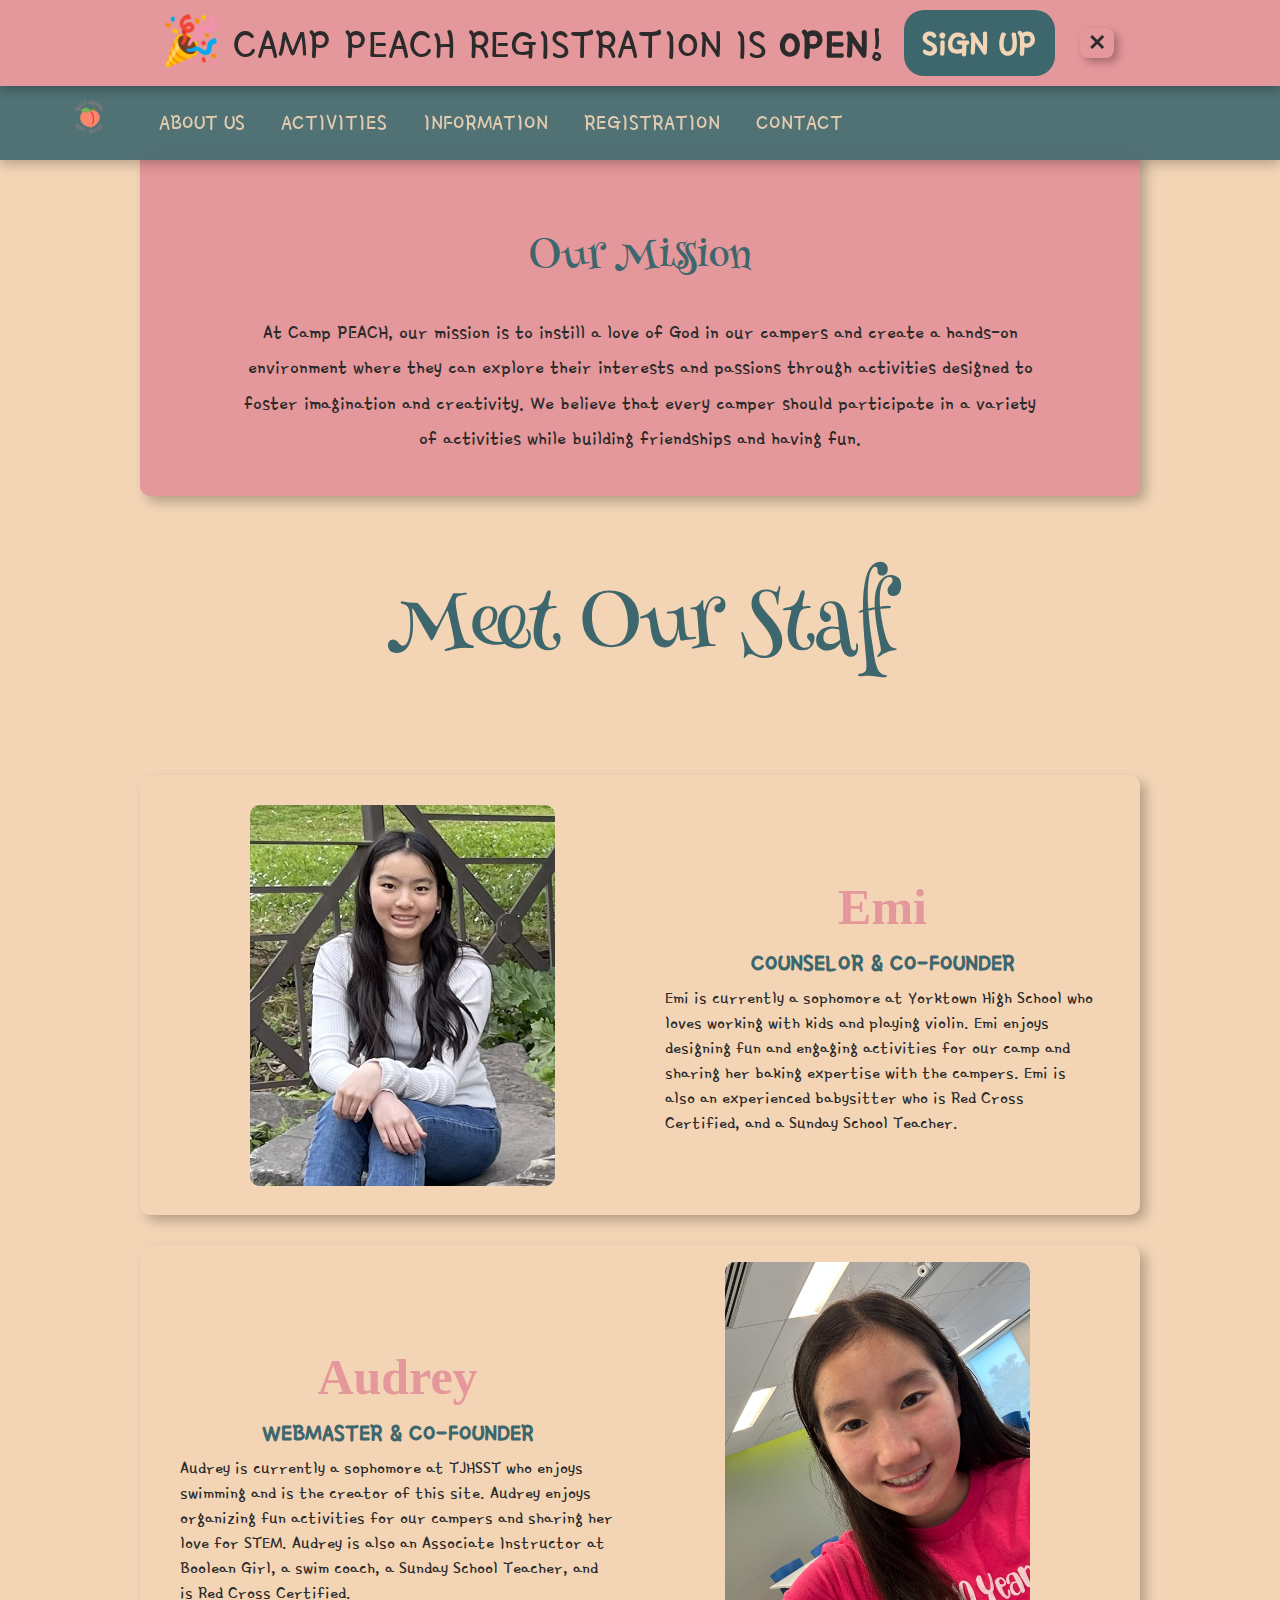
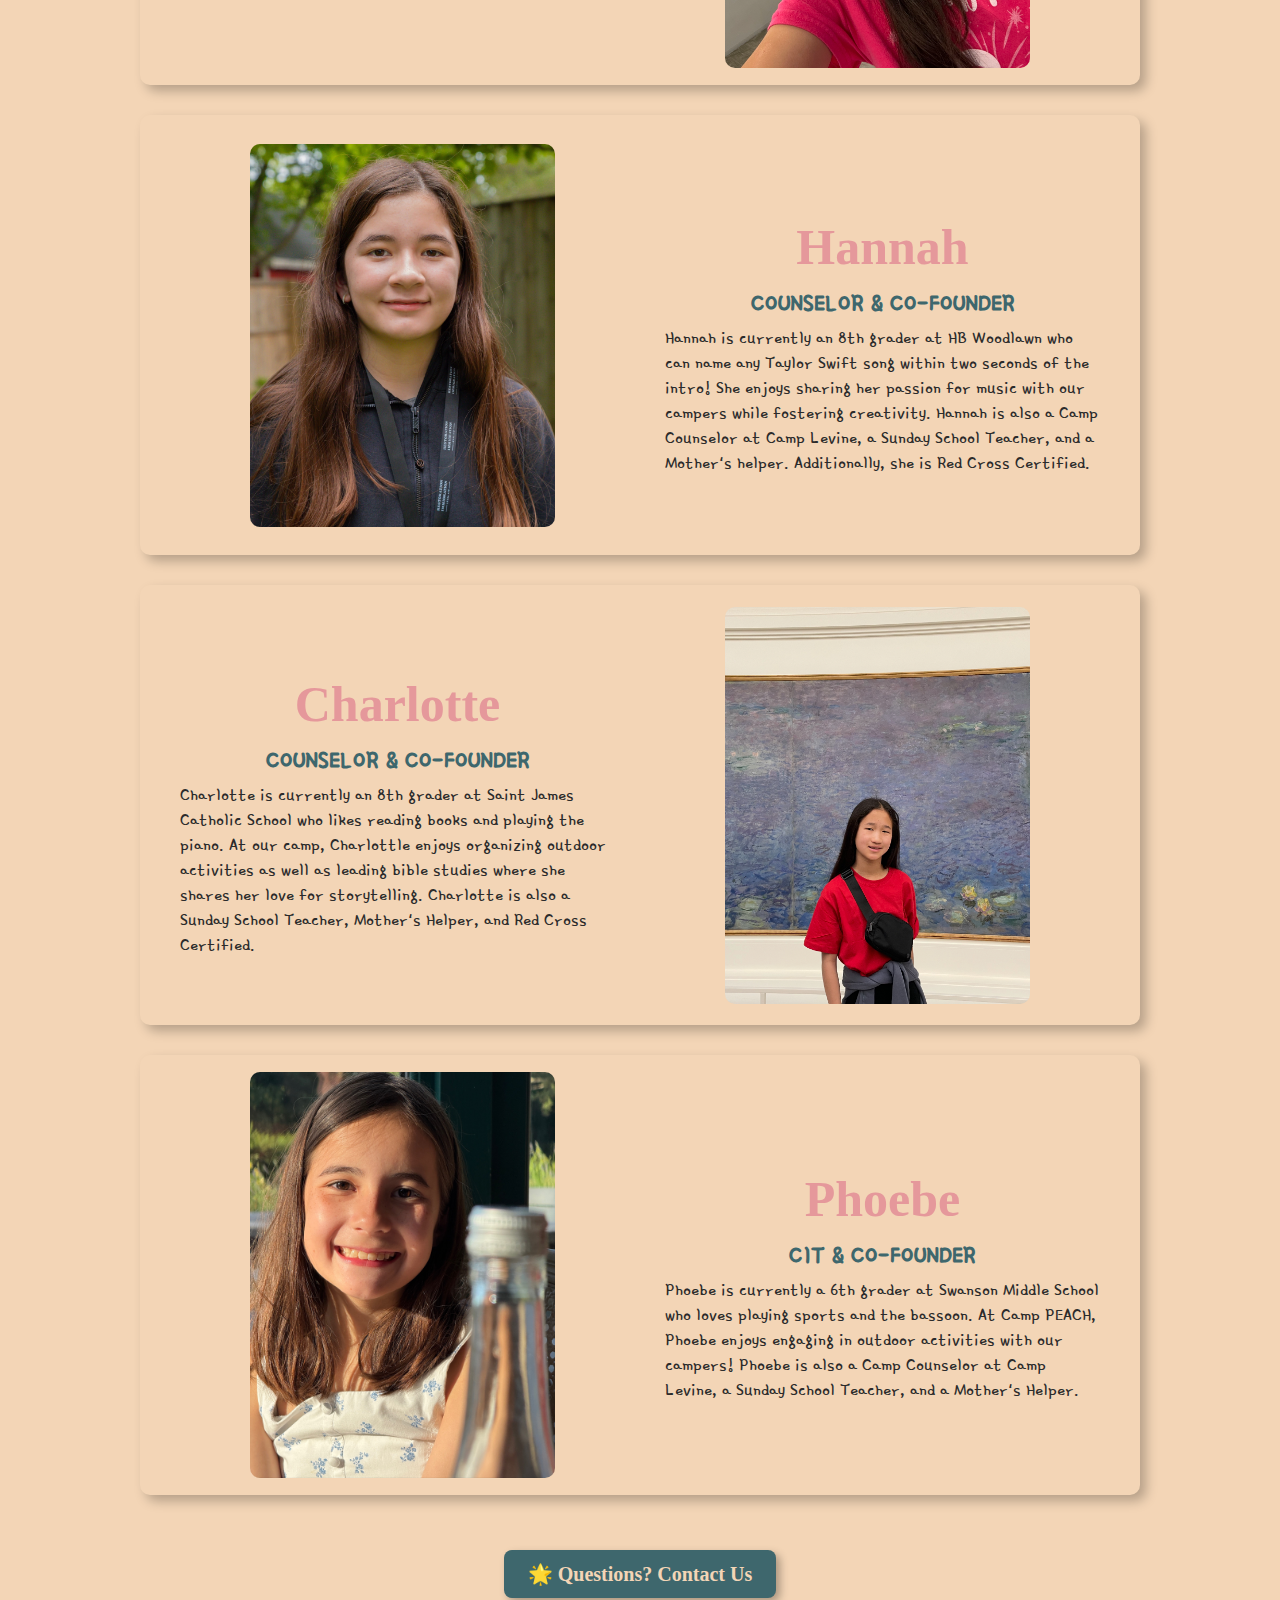
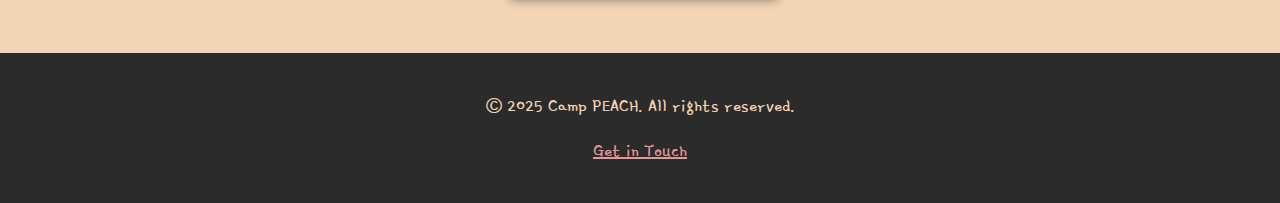
<file: about.html>
<!doctype html>
<html lang="en">

<head>
    <meta charset="utf-8">
    <title>Camp PEACH Counselors | Meet Our Amazing Team</title>

    <!-- SEO Meta Tags -->
    <meta name="description"
        content="Meet the dedicated counselors at Camp PEACH! Our team is passionate about creating a safe, fun, and engaging environment for children ages 2–9.">
    <meta name="keywords"
        content="camp counselors, Camp PEACH team, summer camp staff, kids camp leaders, ages 2-9 counselors">
    <meta name="author" content="Camp PEACH Team">
    <meta name="viewport" content="width=device-width, initial-scale=1">

    <!-- Open Graph (Social Media) -->
    <meta property="og:title" content="Camp PEACH Counselors">
    <meta property="og:description"
        content="Get to know the amazing counselors at Camp PEACH who make summer camp unforgettable for kids ages 2–9.">
    <meta property="og:image" content="assets/peach1.png">
    <meta property="og:url" content="https://doodlena.github.io/counselors.html">
    <meta property="og:type" content="website">

    <!-- Twitter Card -->
    <meta name="twitter:card" content="summary_large_image">
    <meta name="twitter:title" content="Camp PEACH Counselors">
    <meta name="twitter:description"
        content="Meet the counselors who bring fun, learning, and adventure to Camp PEACH.">
    <meta name="twitter:image" content="assets/peach1.png">

    <!-- Fonts -->
    <link rel="preconnect" href="https://fonts.googleapis.com">
    <link rel="preconnect" href="https://fonts.gstatic.com" crossorigin>
    <link
        href="https://fonts.googleapis.com/css2?family=Akaya+Telivigala&family=Atma:wght@300;400;500;600;700&family=Crafty+Girls&family=Gamja+Flower&family=Henny+Penny&family=Londrina+Shadow&family=Marck+Script&display=swap"
        rel="stylesheet">

    <!-- Styles -->
    <link rel="stylesheet" href="css/style.css">
</head>

<body class="page-body">
    <!-- REGISTRATION ANNOUNCEMENT BANNER -->
    <div class="announcement-banner" id="announcementBanner">
    <span class="announcement-text">
        🎉 CAMP PEACH REGISTRATION IS <strong>OPEN</strong>!
    </span>

    <a class="announcement-btn"
        href="https://docs.google.com/forms/d/e/1FAIpQLSesHrUMaj4vIaBo0nHo1dAhKQggpNBpByMzlYoxqPdNe4hI_Q/viewform?usp=dialog">
        SiGN UP
    </a>

    <button class="announcement-close"
            id="dismissAnnouncement"
            aria-label="Dismiss announcement">
        ✕
    </button>
    </div>
    <a class="skip-link" href="#main">Skip to main content</a>

    <!-- NAVIGATION -->
    <nav class="navbar" aria-label="Main navigation">
        <ul>
        <li><a href="index.html" aria-label="Camp PEACH Home">
            <img src="assets/peach1.png" alt="Camp PEACH Logo" class="logo-img"> </a></li>
        <li><a href="about.html">ABOUT US</a></li>
        <li><a href="past.html">ACTIVITIES</a></li>
        <li><a href="info.html">INFORMATION</a></li>
        <li><a href="regi.html">REGISTRATION</a></li>
        <li><a href="contact.html">CONTACT</a></li>
        </ul>
    </nav>

    <!-- MOBILE HAMBURGER MENU -->
    <div class="hamburger" id="hamburger">
        <span></span>
        <span></span>
        <span></span>
    </div>

    <div class="nav-overlay" id="navOverlay"></div>

    <nav class="mobile-nav" id="mobileNav">
        <ul>
            <li><a href="index.html">HOME</a></li>
            <li><a href="about.html">ABOUT US</a></li>
            <li><a href="past.html">ACTIVITIES</a></li>
            <li><a href="info.html">INFORMATION</a></li>
            <li><a href="regi.html">REGISTRATION</a></li>
            <li><a href="contact.html">CONTACT</a></li>
        </ul>
    </nav>

    <!-- OUR MISSION -->
    <section class="mission-section">
        <h2 class="henny-penny mission-title">Our Mission</h2>
        <p class="mission-text">
            At Camp PEACH, our mission is to instill a love of God in our campers and create a hands-on environment where they can explore their interests and
            passions through activities designed to foster imagination and creativity. We believe that every camper
            should participate in a variety of activities while building friendships and having fun.
        </p>
    </section>

    <!-- PAGE TITLE -->
    <header>
        <h1 class="title henny-penny page-title">
            Meet Our Staff
        </h1>
    </header>

    <!-- STAFF SECTIONS -->
    <main id="main">

        <!-- Staff: Emi -->
        <section class="even counselor-section" aria-labelledby="counselor-emi">
            <div class="in-even center counselor-img-container">
                <img src="assets/index/counselors/emi.JPEG" alt="Counselor Emi at Camp PEACH" class="counselor-img" loading="lazy">
            </div>
            <div class="in-even center counselor-text-container">
                <h2 id="counselor-emi" class="name counselor-name">Emi</h2>
                <h3 class="role">COUNSELOR & CO-FOUNDER</h3>
                <p>Emi is currently a sophomore at Yorktown High School who loves working with kids and playing violin.
                    Emi enjoys designing fun and engaging activities for our camp and sharing her baking expertise with
                    the campers. Emi is also an experienced babysitter who is Red Cross Certified, and a Sunday School
                    Teacher. 
                </p>
            </div>
        </section>

        <!-- Staff: Audrey -->
        <section class="even counselor-section" aria-labelledby="counselor-audrey">
            <div class="in-even center counselor-text-container">
                <h2 id="counselor-audrey" class="name counselor-name">Audrey</h2>
                <h3 class="role">WEBMASTER & CO-FOUNDER</h3>
                <p>Audrey is currently a sophomore at TJHSST who enjoys swimming and is the creator of this site. Audrey enjoys
                    organizing fun activities for our campers and sharing her love for STEM. Audrey is also an Associate 
                    Instructor at Boolean Girl, a swim coach, a Sunday School Teacher, and is Red Cross Certified. 
                </p>
            </div>
            <div class="in-even center counselor-img-container">
                <img src="assets/index/counselors/audrey.jpg" alt="Counselor Audrey at Camp PEACH" loading="lazy"
                    class="counselor-img">
            </div>
        </section>

        <!-- Staff: Hannah -->
        <section class="even counselor-section" aria-labelledby="counselor-hannah">
            <div class="in-even center counselor-img-container">
                <img src="assets/index/counselors/hannah.jpg" alt="Counselor Hannah engaging with children at Camp PEACH" loading="lazy"
                    class="counselor-img">
            </div>
            <div class="in-even center counselor-text-container">
                <h2 id="counselor-hannah" class="name counselor-name">Hannah</h2>
                <h3 class="role">COUNSELOR & CO-FOUNDER</h3>
                <p>Hannah is currently an 8th grader at HB Woodlawn who can name any Taylor Swift song within two
                    seconds of the intro! She enjoys sharing her passion for music with our campers while fostering
                    creativity. Hannah is also a Camp Counselor at Camp Levine, a Sunday School Teacher, and a Mother's
                    helper. Additionally, she is Red Cross Certified.
                </p>
            </div>
        </section>

        <!-- Staff: Charlotte -->
        <section class="even counselor-section" aria-labelledby="counselor-charlotte">
            <div class="in-even center counselor-text-container">
                <h2 id="counselor-charlotte" class="name counselor-name">Charlotte</h2>
                <h3 class="role">COUNSELOR & CO-FOUNDER</h3>
                <p>Charlotte is currently an 8th grader at Saint James Catholic School who likes reading books and
                    playing the piano. At our camp, Charlottle enjoys organizing outdoor activities as well as leading
                    bible studies where she shares her love for storytelling. Charlotte is also a Sunday School Teacher,
                    Mother's Helper, and Red Cross Certified. 
                </p>
            </div>
            <div class="in-even center counselor-img-container">
                <img src="assets/index/counselors/charlotte.jpg" alt="Counselor Charlotte leading activities at Camp PEACH" loading="lazy"
                    class="counselor-img">
            </div>
        </section>

        <!-- Staff: Phoebe -->
        <section class="even counselor-section" aria-labelledby="counselor-phoebe">
             <div class="in-even center counselor-img-container">
                <img src="assets/index/counselors/phoebe.jpg" alt="Counselor Phoebe leading activities at Camp PEACH" loading="lazy"
                    class="counselor-img">
            </div>
            <div class="in-even center counselor-text-container">
                <h2 id="counselor-phoebe" class="name counselor-name">Phoebe</h2>
                <h3 class="role">CIT & CO-FOUNDER</h3>
                <p>Phoebe is currently a 6th grader at Swanson Middle School who loves playing sports and the bassoon. 
                    At Camp PEACH, Phoebe enjoys engaging in outdoor activities with our campers! Phoebe is also a Camp Counselor
                    at Camp Levine, a Sunday School Teacher, and a Mother's Helper.
                </p>
            </div>
        </section>

        <!-- CONTACT BUTTON -->
        <div class="btn-container">
            <a href="contact.html" class="apply-btn">
                🌟 Questions? Contact Us
            </a>
        </div>
    </main>

    <!-- FOOTER -->
    <footer class="footer-standard">
        <p>&copy; 2025 Camp PEACH. All rights reserved.</p>
    <p><a href="contact.html" class="footer-link">Get in Touch</a></p>
    </footer>
    <script src="js/announcement.js"></script>
    <script src="js/menu.js"></script>
</body>

</html>
</file>
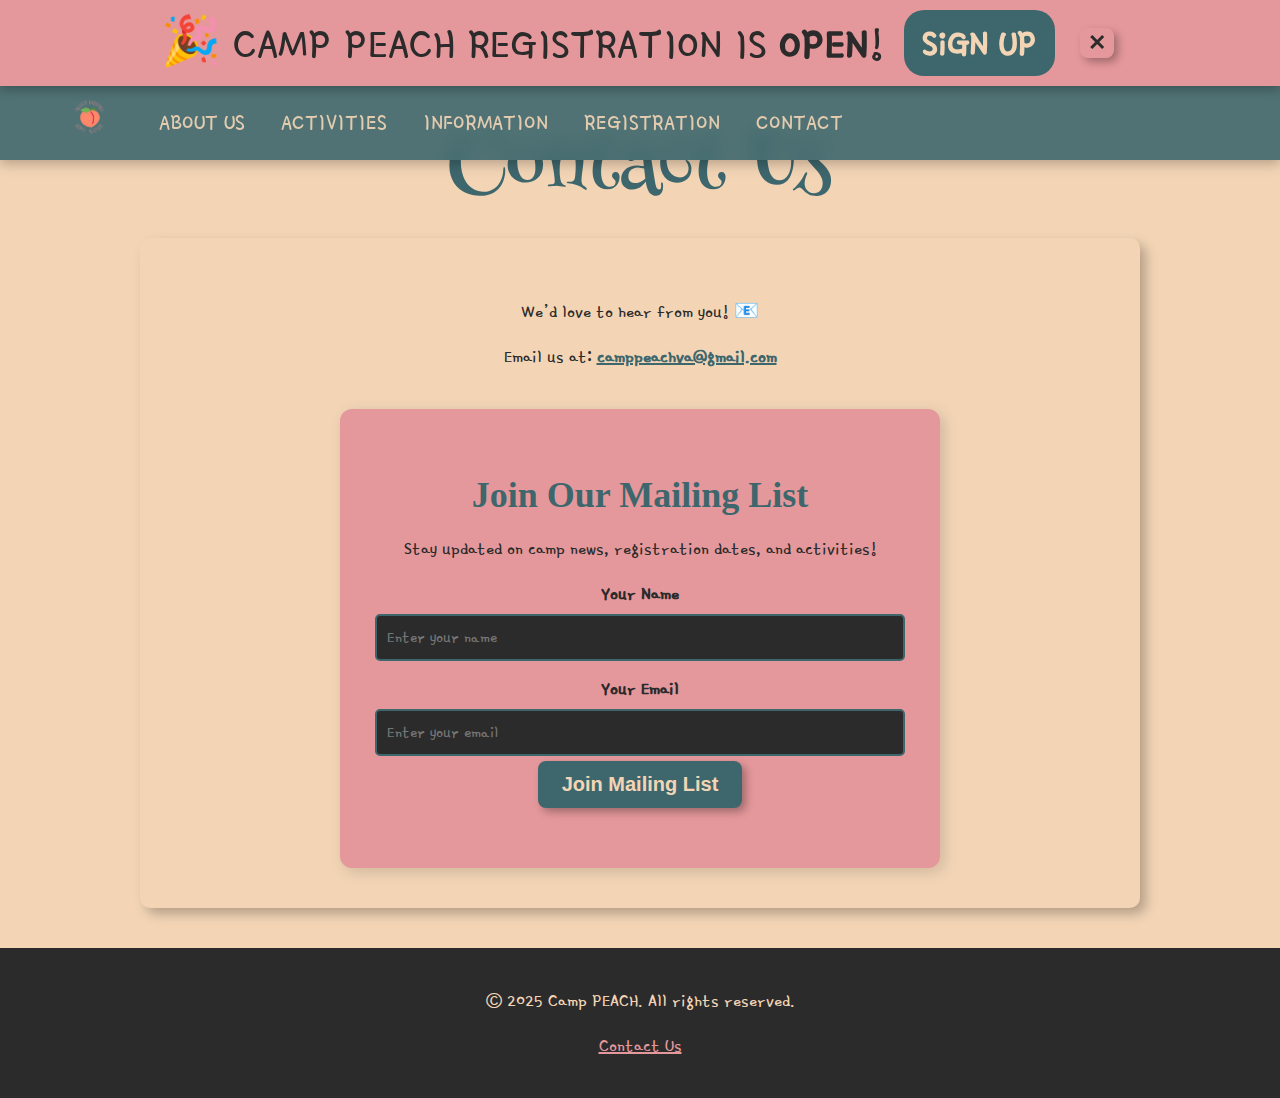
<file: contact.html>
<!doctype html>
<html lang="en">

<head>
    <meta charset="utf-8">
    <title>Contact Camp PEACH! | Join Our Mailing List</title>

    <!-- SEO Meta Tags -->
    <meta name="description"
        content="Get in touch with Camp PEACH! or join our mailing list to stay updated on camp schedules, registration dates, and exciting activities for kids ages 2–9.">
    <meta name="keywords" content="Camp Peach, summer camp contact, join mailing list, kids camp ages 2-9">
    <meta name="author" content="Camp PEACH Team">
    <meta name="viewport" content="width=device-width, initial-scale=1">

    <!-- Open Graph -->
    <meta property="og:title" content="Contact Camp PEACH! - Mailing List & Email">
    <meta property="og:description"
        content="Stay connected with Camp PEACH! — join our mailing list and find our contact information here.">
    <meta property="og:image" content="assets/peach1.png">
    <meta property="og:url" content="https://doodlena.github.io/contact.html">
    <meta property="og:type" content="website">

    <!-- Twitter Card -->
    <meta name="twitter:card" content="summary_large_image">
    <meta name="twitter:title" content="Contact Camp PEACH! - Mailing List & Email">
    <meta name="twitter:description" content="Join the Camp PEACH mailing list and find our camp contact email.">
    <meta name="twitter:image" content="assets/peach1.png">

    <!-- Fonts -->
    <link rel="preconnect" href="https://fonts.googleapis.com">
    <link rel="preconnect" href="https://fonts.gstatic.com" crossorigin>
    <link
        href="https://fonts.googleapis.com/css2?family=Akaya+Telivigala&family=Atma:wght@300;400;500;600;700&family=Crafty+Girls&family=Gamja+Flower&family=Henny+Penny&family=Londrina+Shadow&family=Marck+Script&display=swap"
        rel="stylesheet">

    <!-- Styles -->
    <link rel="stylesheet" href="css/style.css">
</head>

<body class="page-body">
    <!-- REGISTRATION ANNOUNCEMENT BANNER -->
    <div class="announcement-banner" id="announcementBanner">
    <span class="announcement-text">
        🎉 CAMP PEACH REGISTRATION IS <strong>OPEN</strong>!
    </span>

    <a class="announcement-btn"
        href="https://docs.google.com/forms/d/e/1FAIpQLSesHrUMaj4vIaBo0nHo1dAhKQggpNBpByMzlYoxqPdNe4hI_Q/viewform?usp=dialog">
        SiGN UP
    </a>

    <button class="announcement-close"
            id="dismissAnnouncement"
            aria-label="Dismiss announcement">
        ✕
    </button>
    </div>
    <a class="skip-link" href="#main">Skip to main content</a>

    <!-- NAVIGATION -->
    <nav class="navbar" aria-label="Main navigation">
        <ul>
            <li><a href="index.html" aria-label="Camp PEACH Home">
                    <img src="assets/peach1.png" alt="Camp PEACH Logo" class="logo-img">
                </a></li>
            <li><a href="about.html">ABOUT US</a></li>
            <li><a href="past.html">ACTIVITIES</a></li>
            <li><a href="info.html">INFORMATION</a></li>
            <li><a href="regi.html">REGISTRATION</a></li>
            <li><a href="contact.html">CONTACT</a></li>
        </ul>
    </nav>

    <!-- MOBILE HAMBURGER MENU -->
    <div class="hamburger" id="hamburger">
        <span></span>
        <span></span>
        <span></span>
    </div>

    <div class="nav-overlay" id="navOverlay"></div>

    <nav class="mobile-nav" id="mobileNav">
        <ul>
            <li><a href="index.html">HOME</a></li>
            <li><a href="about.html">ABOUT US</a></li>
            <li><a href="past.html">ACTIVITIES</a></li>
            <li><a href="info.html">INFORMATION</a></li>
            <li><a href="regi.html">REGISTRATION</a></li>
            <li><a href="contact.html">CONTACT</a></li>
        </ul>
    </nav>

    <!-- PAGE TITLE -->
    <header>
        <h1 class="title henny-penny contact-title">Contact Us</h1>
    </header>

    <!-- CONTACT INFO -->
    <section class="contact-section">
        <div class="contact-info">
            <p>We’d love to hear from you! 📧</p>
            <p>Email us at:
                <a href="mailto:camppeachva@gmail.com">
                    camppeachva@gmail.com
                </a>
            </p>
        </div>

        <!-- MAILING LIST FORM -->
        <div class="form-container">
            <h2 class="name contact-name">Join Our Mailing List</h2>
            <p>Stay updated on camp news, registration dates, and activities!</p>

            <form id="mailingListForm">
                <label for="name">Your Name</label>
                <input type="text" id="name" name="name" required placeholder="Enter your name"
                    class="contact-name-text">

                <label for="email">Your Email</label>
                <input type="email" id="email" name="email" required placeholder="Enter your email"
                    class="contact-email-text">

                <button type="submit">Join Mailing List</button>
            </form>
            <p id="formResponse" style="margin-top:10px; color:green; font-weight:bold;"></p>
        </div>

    <!-- External JS file -->
    <script src="js/announcement.js"></script>
    <script src="js/script.js"></script>
    <script src="js/menu.js"></script>
    </section>

    <!-- FOOTER -->
    <footer class="footer-contact">
        <p>&copy; 2025 Camp PEACH. All rights reserved.</p>
    <p><a href="contact.html" class="footer-link">Contact Us</a></p>
    </footer>

</body>

</html>
</file>
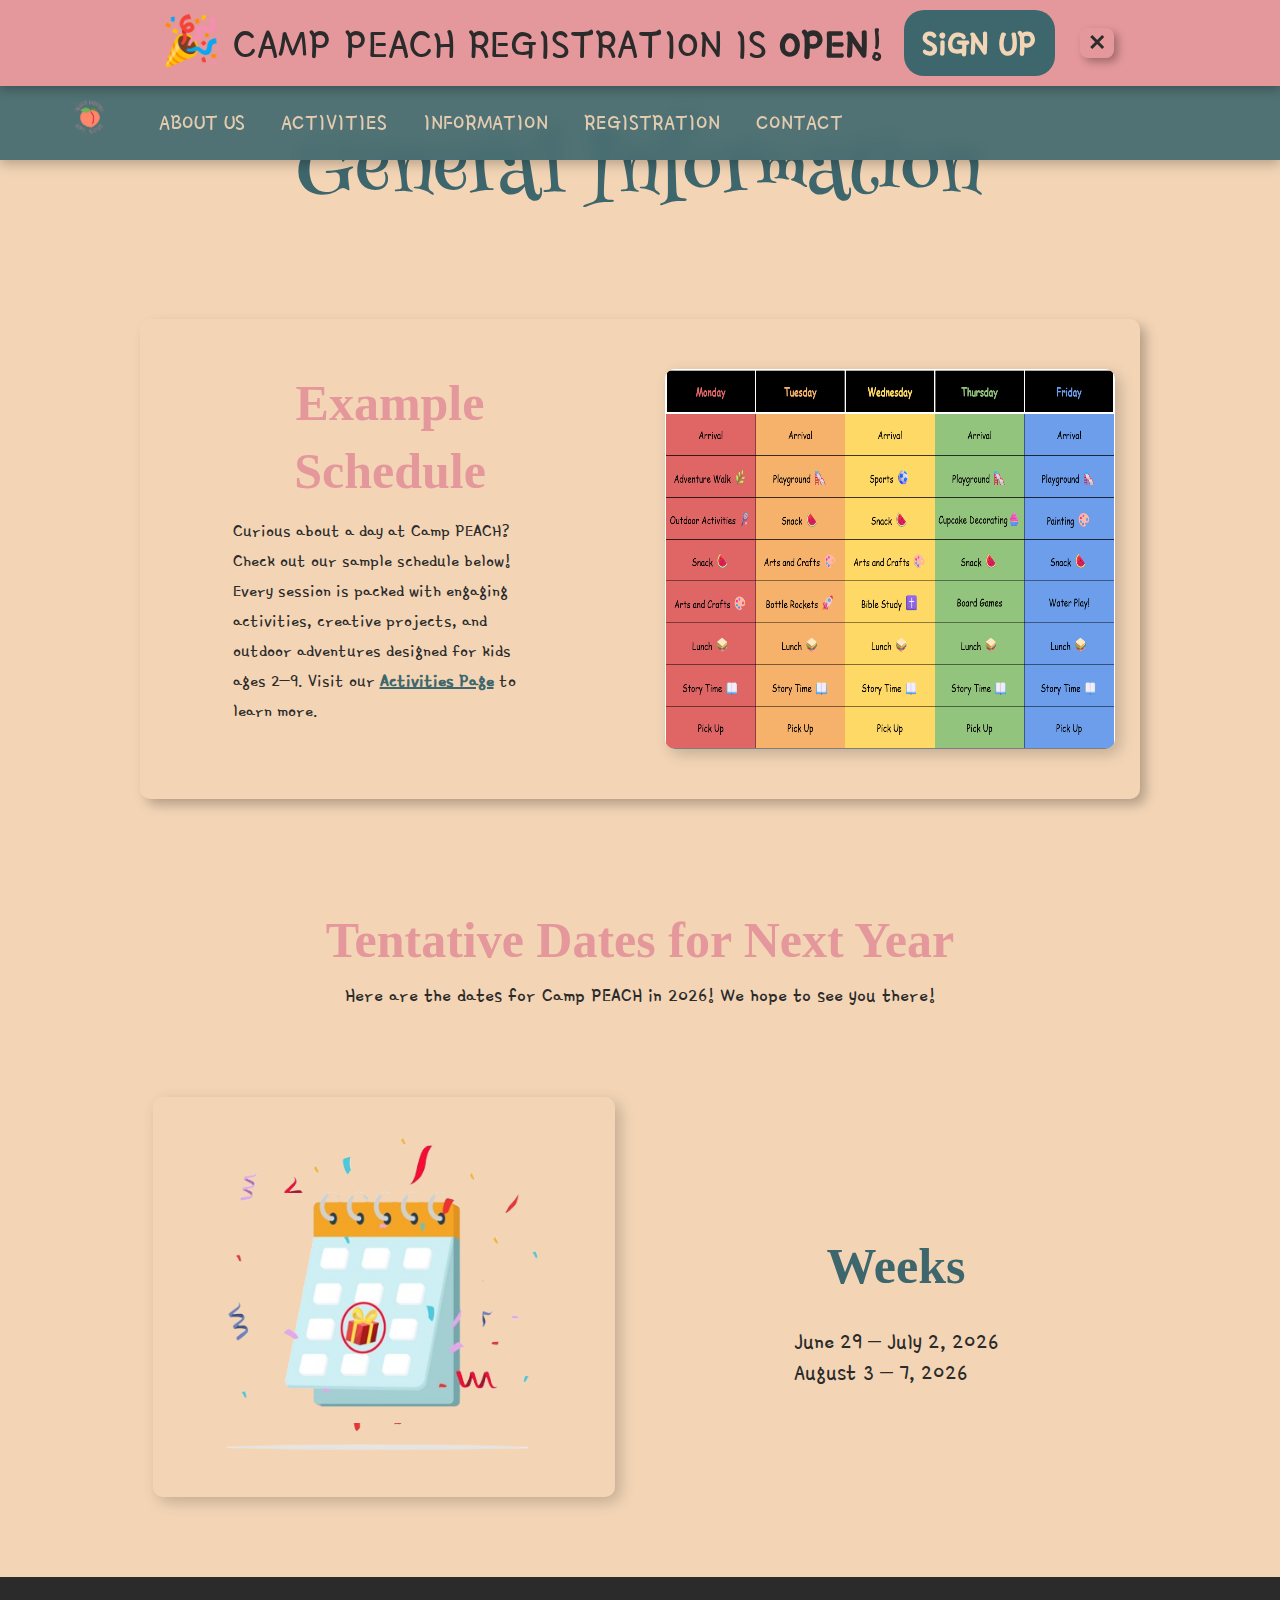
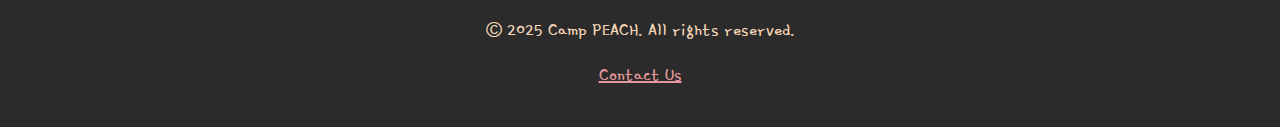
<file: info.html>
<!doctype html>
<html lang="en">

<head>
    <meta charset="utf-8">
    <title>Camp PEACH! | Information for Parents & Campers</title>

    <!-- SEO Meta Tags -->
    <meta name="description"
        content="Learn more about Camp PEACH! — schedules, dates, and important information for parents and campers ages 2-9.">
    <meta name="keywords" content="Camp Peach, kids summer camp, camp schedule, camp information, ages 2-9">
    <meta name="author" content="Camp PEACH Team">
    <meta name="viewport" content="width=device-width, initial-scale=1">

    <!-- Open Graph (Social Media SEO) -->
    <meta property="og:title" content="Camp PEACH! - Camp Information">
    <meta property="og:description"
        content="Find schedules, tentative dates, and important details about Camp PEACH for kids ages 2–9.">
    <meta property="og:image" content="assets/peach1.png">
    <meta property="og:url" content="https://doodlena.github.io/info.html">
    <meta property="og:type" content="website">

    <!-- Twitter Card -->
    <meta name="twitter:card" content="summary_large_image">
    <meta name="twitter:title" content="Camp PEACH! - Camp Information">
    <meta name="twitter:description" content="Schedules and dates for Camp PEACH summer camp for children ages 2–9.">
    <meta name="twitter:image" content="assets/peach1.png">

    <!-- Fonts -->
    <link rel="preconnect" href="https://fonts.googleapis.com">
    <link rel="preconnect" href="https://fonts.gstatic.com" crossorigin>
    <link
        href="https://fonts.googleapis.com/css2?family=Akaya+Telivigala&family=Atma:wght@300;400;500;600;700&family=Crafty+Girls&family=Gamja+Flower&family=Henny+Penny&family=Londrina+Shadow&family=Marck+Script&display=swap"
        rel="stylesheet">

    <!-- Styles -->
    <link rel="stylesheet" href="css/style.css">
</head>

<body class="page-body">
    <!-- REGISTRATION ANNOUNCEMENT BANNER -->
    <div class="announcement-banner" id="announcementBanner">
    <span class="announcement-text">
        🎉 CAMP PEACH REGISTRATION IS <strong>OPEN</strong>!
    </span>

    <a class="announcement-btn"
        href="https://docs.google.com/forms/d/e/1FAIpQLSesHrUMaj4vIaBo0nHo1dAhKQggpNBpByMzlYoxqPdNe4hI_Q/viewform?usp=dialog">
        SiGN UP
    </a>

    <button class="announcement-close"
            id="dismissAnnouncement"
            aria-label="Dismiss announcement">
        ✕
    </button>
    </div>
    <a class="skip-link" href="#main">Skip to main content</a>

    <!-- NAVIGATION (unchanged) -->
    <nav class="navbar" aria-label="Main navigation">
        <ul>
            <li><a href="index.html" aria-label="Camp PEACH Home">
                    <img src="assets/peach1.png" alt="Camp PEACH Logo" class="logo-img">
                </a></li>
            <li><a href="about.html">ABOUT US</a></li>
            <li><a href="past.html">ACTIVITIES</a></li>
            <li><a href="info.html">INFORMATION</a></li>
            <li><a href="regi.html">REGISTRATION</a></li>
            <li><a href="contact.html">CONTACT</a></li>
        </ul>
    </nav>

    <!-- MOBILE HAMBURGER MENU -->
    <div class="hamburger" id="hamburger">
        <span></span>
        <span></span>
        <span></span>
    </div>

    <div class="nav-overlay" id="navOverlay"></div>

    <nav class="mobile-nav" id="mobileNav">
        <ul>
            <li><a href="index.html">HOME</a></li>
            <li><a href="about.html">ABOUT US</a></li>
            <li><a href="past.html">ACTIVITIES</a></li>
            <li><a href="info.html">INFORMATION</a></li>
            <li><a href="regi.html">REGISTRATION</a></li>
            <li><a href="contact.html">CONTACT</a></li>
        </ul>
    </nav>

    <!-- PAGE TITLE -->
    <header>
        <h1 class="title henny-penny activities-title">
            General Information
        </h1>
    </header>

    <!-- SCHEDULE SECTION -->
    <section class="even schedule-section counselor-section">
        <div class="in-even center schedule-text-container">
            <h2 class="name schedule-name">Example </h2>
            <h2 class="name schedule-name">Schedule</h2>
            <p class="schedule-text">
                Curious about a day at Camp PEACH? Check out our sample schedule below!
                Every session is packed with engaging activities, creative projects,
                and outdoor adventures designed for kids ages 2–9.
                Visit our <a href="past.html" class="schedule-link">Activities Page</a> to learn
                more.
            </p>
        </div>
        <div class="in-even center schedule-img-container">
            <img src="assets/info/schedule.png" alt="Sample daily schedule for Camp PEACH campers" class="schedule-img" loading="lazy">
        </div>
    </section>

    <!-- UPCOMING DATES -->
    <section class="dates-section">
        <h2 class="name dates-title">Tentative Dates for Next Year</h2>
        <p class="dates-text">
            Here are the dates for Camp PEACH in 2026! We hope to see you there! 
        </p>
    </section>

    <section class="even calendar-section">
        <div class="in-even calendar-img-container">
            <img src="assets/info/calendar.png" alt="Calendar illustration representing Camp PEACH dates" class="calendar-img" loading="lazy">
        </div>
        <div class="in-even center calendar-text-container">
            <h3 class="name calendar-title">Weeks</h3>
            <ul class="dates dates-list">
                <li>June 29 – July 2, 2026</li>
                <li>August 3 – 7, 2026</li>
            </ul>
        </div>
    </section>

    <!-- FOOTER -->
    <footer class="footer-standard">
        <p>&copy; 2025 Camp PEACH. All rights reserved.</p>
    <p><a href="contact.html" class="footer-link">Contact Us</a></p>
    </footer>
    <script src="js/announcement.js"></script>
    <script src="js/menu.js"></script>

</body>

</html>
</file>
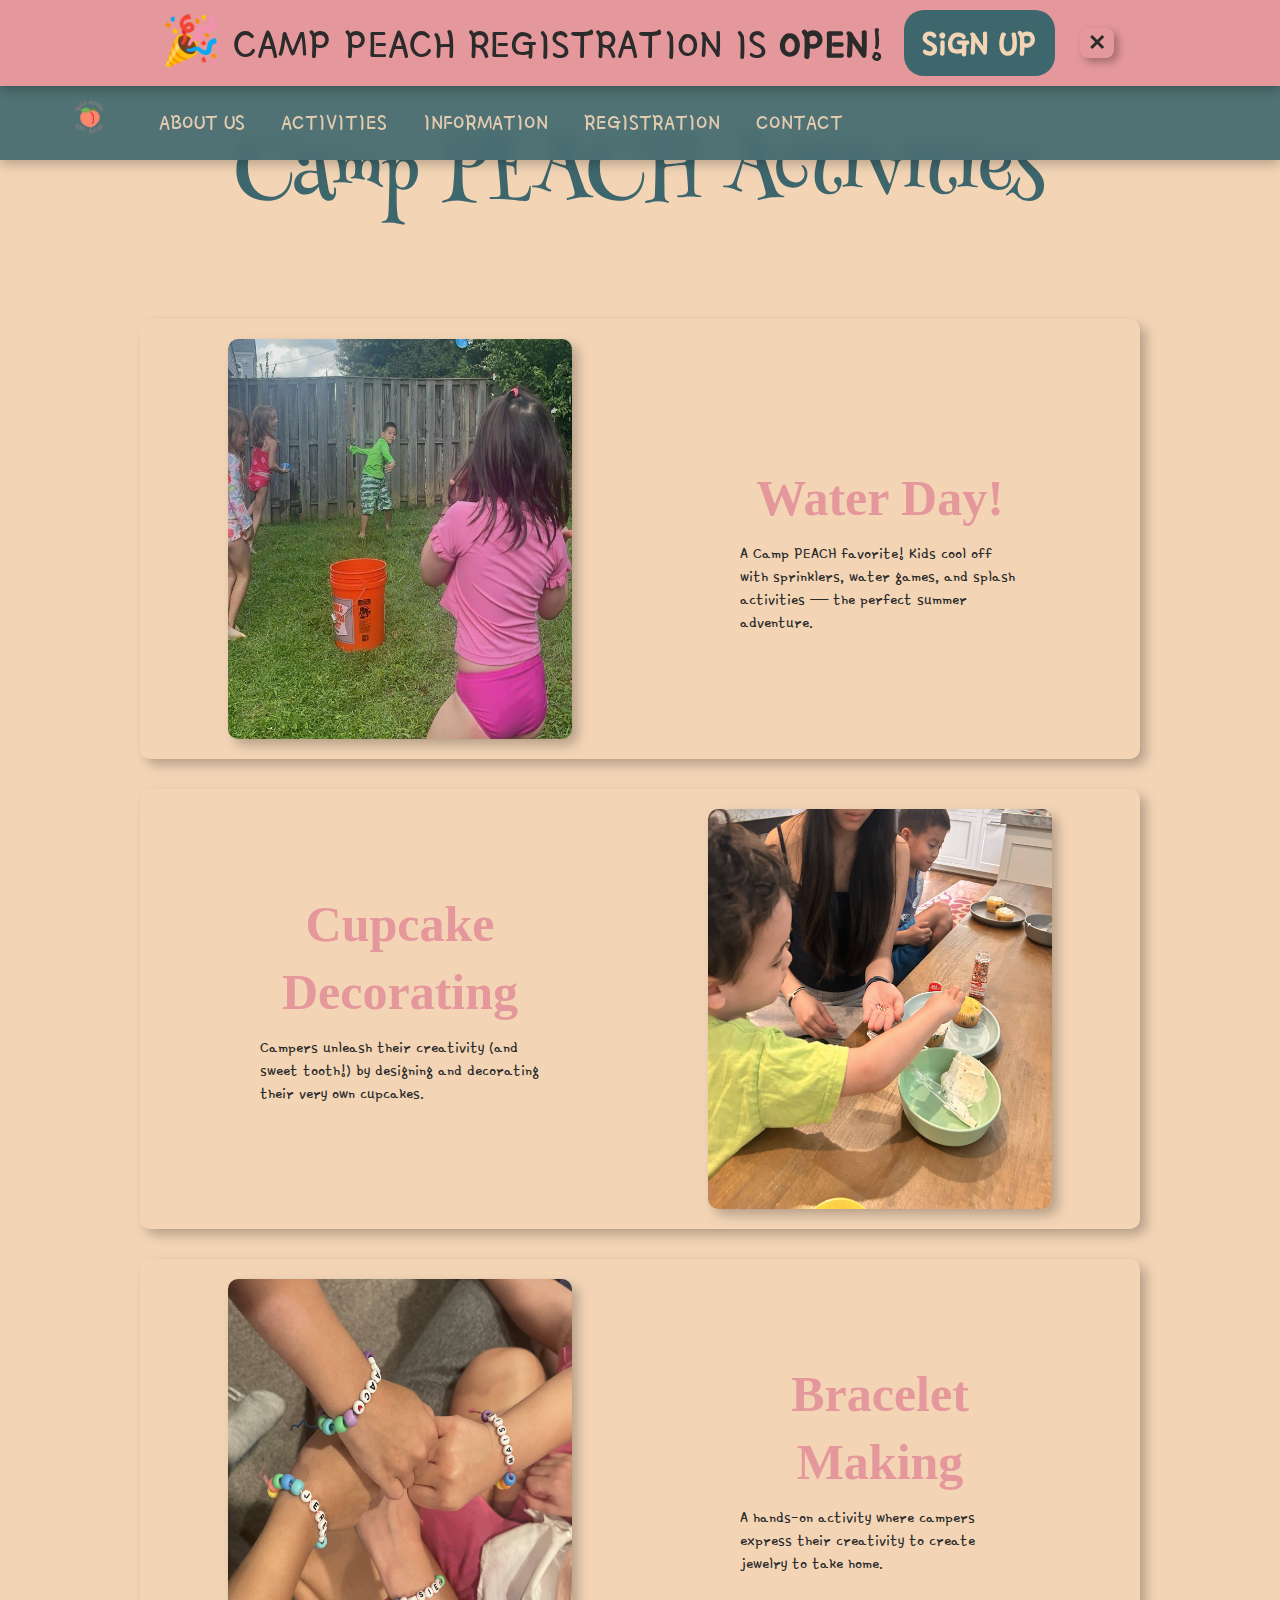
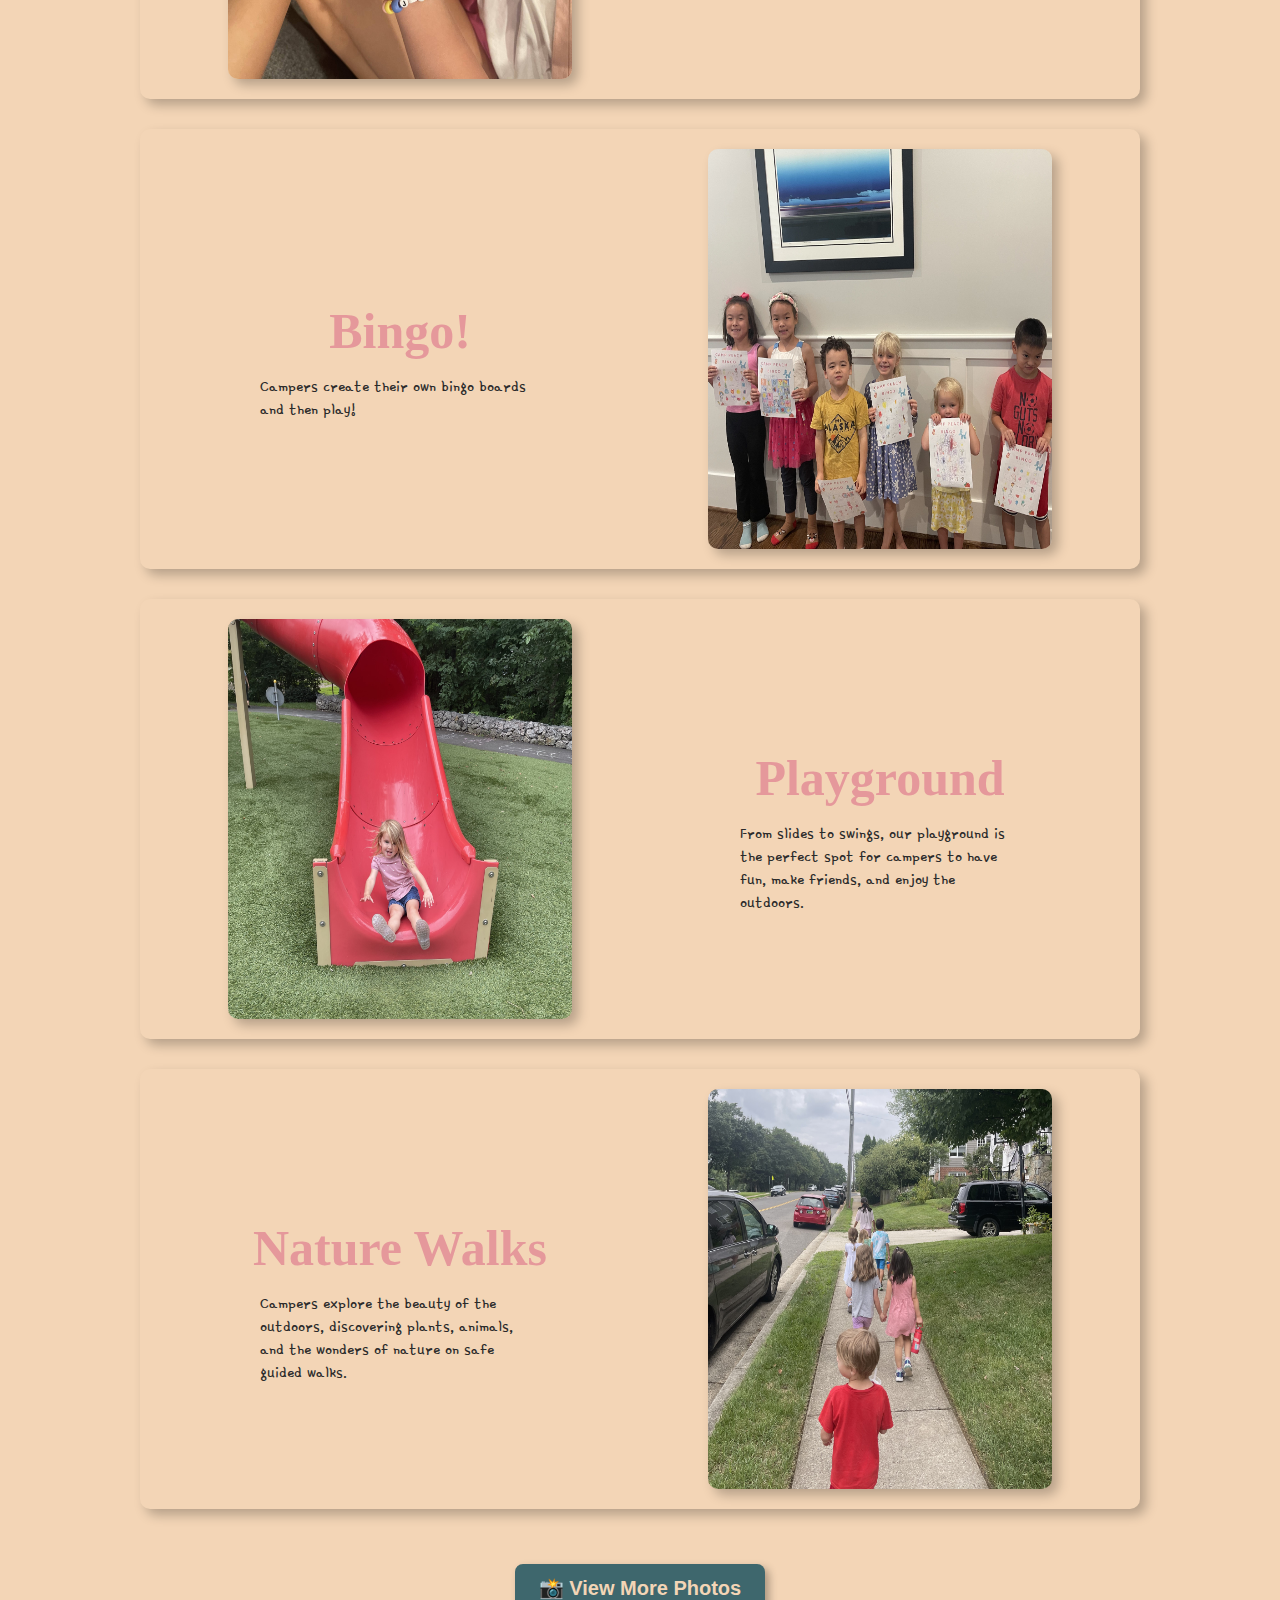
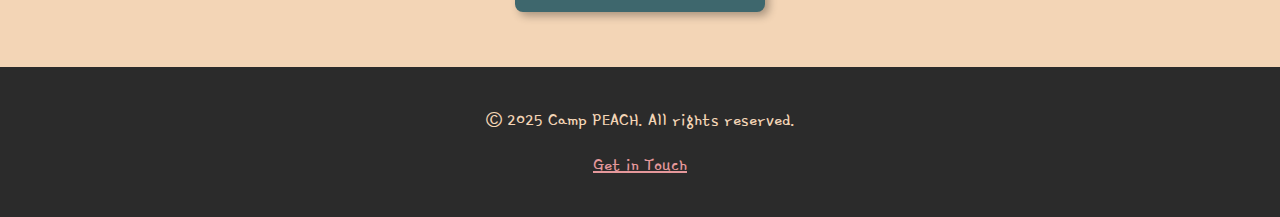
<file: past.html>
<!doctype html>
<html lang="en">

<head>
    <meta charset="utf-8">
    <title>Camp PEACH! | Activities for Kids Ages 2–9</title>

    <!-- SEO Meta Tags -->
    <meta name="description"
        content="Explore the fun activities at Camp PEACH! From Water Day and Cupcake Decorating to Nature Walks and Bible Study, our camp is packed with joy and learning for kids ages 2–9.">
    <meta name="keywords"
        content="Camp Peach activities, summer camp fun, kids activities ages 2-9, Water Day, Cupcake Decorating, Play Dough Making, Bible Study, Playground, Nature Walks">
    <meta name="author" content="Camp PEACH Team">
    <meta name="viewport" content="width=device-width, initial-scale=1">

    <!-- Open Graph -->
    <meta property="og:title" content="Camp PEACH! - Camp Activities">
    <meta property="og:description"
        content="Check out the amazing activities at Camp PEACH! Fun, adventure, and learning for kids ages 2-9.">
    <meta property="og:image" content="assets/peach1.png">
    <meta property="og:url" content="https://doodlena.github.io/past.html">
    <meta property="og:type" content="website">

    <!-- Twitter Card -->
    <meta name="twitter:card" content="summary_large_image">
    <meta name="twitter:title" content="Camp PEACH! - Camp Activities">
    <meta name="twitter:description"
        content="Discover fun-filled activities at Camp PEACH! From outdoor adventures to creative projects.">
    <meta name="twitter:image" content="assets/peach1.png">

    <!-- Fonts -->
    <link rel="preconnect" href="https://fonts.googleapis.com">
    <link rel="preconnect" href="https://fonts.gstatic.com" crossorigin>
    <link
        href="https://fonts.googleapis.com/css2?family=Akaya+Telivigala&family=Atma:wght@300;400;500;600;700&family=Crafty+Girls&family=Gamja+Flower&family=Henny+Penny&family=Londrina+Shadow&family=Marck+Script&display=swap"
        rel="stylesheet">

    <!-- Styles -->
    <link rel="stylesheet" href="css/style.css">
</head>

<body class="page-body">
    <!-- REGISTRATION ANNOUNCEMENT BANNER -->
    <div class="announcement-banner" id="announcementBanner">
    <span class="announcement-text">
        🎉 CAMP PEACH REGISTRATION IS <strong>OPEN</strong>!
    </span>

    <a class="announcement-btn"
        href="https://docs.google.com/forms/d/e/1FAIpQLSesHrUMaj4vIaBo0nHo1dAhKQggpNBpByMzlYoxqPdNe4hI_Q/viewform?usp=dialog">
        SiGN UP
    </a>

    <button class="announcement-close"
            id="dismissAnnouncement"
            aria-label="Dismiss announcement">
        ✕
    </button>
    </div>
    <a class="skip-link" href="#main">Skip to main content</a>

    <!-- NAVIGATION -->
    <nav class="navbar" aria-label="Main navigation">
        <ul>
            <li><a href="index.html" aria-label="Camp PEACH Home">
                    <img src="assets/peach1.png" alt="Camp PEACH Logo" class="logo-img">
                </a></li>
            <li><a href="about.html">ABOUT US</a></li>
            <li><a href="past.html">ACTIVITIES</a></li>
            <li><a href="info.html">INFORMATION</a></li>
            <li><a href="regi.html">REGISTRATION</a></li>
            <li><a href="contact.html">CONTACT</a></li>
        </ul>
    </nav>

    <!-- MOBILE HAMBURGER MENU -->
    <div class="hamburger" id="hamburger">
        <span></span>
        <span></span>
        <span></span>
    </div>

    <div class="nav-overlay" id="navOverlay"></div>

    <nav class="mobile-nav" id="mobileNav">
        <ul>
            <li><a href="index.html">HOME</a></li>
            <li><a href="about.html">ABOUT US</a></li>
            <li><a href="past.html">ACTIVITIES</a></li>
            <li><a href="info.html">INFORMATION</a></li>
            <li><a href="regi.html">REGISTRATION</a></li>
            <li><a href="contact.html">CONTACT</a></li>
        </ul>
    </nav>

    
    <!-- PAGE TITLE -->
    <header>
        <h1 class="title henny-penny activities-title">
            Camp PEACH Activities
        </h1>
    </header>

    <!-- ACTIVITIES SECTION -->
    <main id="main">
        <!-- Activity: Water Day -->
        <section class="even counselor-section" aria-labelledby="activity-water">
            <div class="in-even center activity-img-container">
                <img src="assets/past/activities/water.jpg" alt="Campers enjoying Water Day at Camp PEACH" class="activity-img" loading="lazy">
            </div>
            <div class="in-even center activity-text-container">
                <h2 id="activity-water" class="name activity-name">Water Day!</h2>
                <p class="activity-description">A Camp PEACH favorite! Kids cool off with sprinklers, water games,
                    and splash activities — the perfect summer adventure.</p>
            </div>
        </section>

        <!-- Activity: Cupcake Decorating -->
        <section class="even counselor-section" aria-labelledby="activity-cupcake">
            <div class="in-even center activity-text-container">
                 <h2 class="name schedule-name">Cupcake </h2>
                <h2 class="name schedule-name">Decorating</h2>
                <p class="activity-description">Campers unleash their creativity (and sweet tooth!) by designing
                    and decorating their very own cupcakes.</p>
            </div>
            <div class="in-even center activity-img-container">
                <img src="assets/past/activities/cupcake.jpg" alt="Kids decorating colorful cupcakes at camp" class="activity-img" loading="lazy">
            </div>
        </section>

        <!-- Activity: Bracelet Making -->
        <section class="even counselor-section" aria-labelledby="activity-dough">
            <div class="in-even center activity-img-container">
                <img src="assets/past/activities/bracelet.jpg" alt="Children making colorful bracelets at Camp PEACH" class="activity-img" loading="lazy">
            </div>
            <div class="in-even center activity-text-container">
                 <h2 class="name schedule-name">Bracelet</h2>
                <h2 class="name schedule-name">Making</h2>
                <p class="activity-description">A hands-on activity where campers express their creativity to create jewelry to take home.</p>
            </div>
        </section>

        <!-- Activity: Bingo! -->
        <section class="even counselor-section" aria-labelledby="activity-bible">
            <div class="in-even center activity-text-container">
                <h2 id="activity-bible" class="name activity-name">Bingo!</h2>
                <p class="activity-description">Campers create their own bingo boards and then play!</p>
            </div>
            <div class="in-even center activity-img-container">
                <img src="assets/past/activities/bingo.jpg" alt="Bingo board making activity with campers at Camp PEACH" class="activity-img" loading="lazy">
            </div>
        </section>

        <!-- Activity: Playground -->
        <section class="even counselor-section" aria-labelledby="activity-playground">
            <div class="in-even center activity-img-container">
                <img src="assets/past/activities/playground.jpg" alt="Kids playing on the playground at Camp PEACH" class="activity-img" loading="lazy">
            </div>
            <div class="in-even center activity-text-container">
                <h2 id="activity-playground" class="name activity-name">Playground</h2>
                <p class="activity-description">From slides to swings, our playground is the perfect spot for
                    campers to have fun, make friends, and enjoy the outdoors.</p>
            </div>
        </section>

        <!-- Activity: Nature Walks -->
        <section class="even counselor-section" aria-labelledby="activity-nature">
            <div class="in-even center activity-text-container">
                <h2 id="activity-nature" class="name activity-name">Nature Walks</h2>
                <p class="activity-description">Campers explore the beauty of the outdoors, discovering plants,
                    animals, and the wonders of nature on safe guided walks.</p>
            </div>
            <div class="in-even center activity-img-container">
                <img src="assets/past/activities/walk.jpg" alt="Children on a nature walk at Camp PEACH" class="activity-img" loading="lazy">
            </div>
        </section>

        <!-- GALLERY BUTTON WITH CODE CHECK -->
        <div class="btn-container">
            <button id="showCodeBox" class="gallery-button">
                📸 View More Photos
            </button>

            <!-- Hidden Code Box -->
            <div id="codeBox" class="code-box">
                <label for="accessCode" class="code-label">
                    Enter Access Code:
                </label>
                <input type="password" id="accessCode" placeholder="Enter code here" class="code-input">

                <button id="submitCode" class="submit-code-btn">
                    Submit
                </button>
                <p id="errorMsg" class="error-message">
                    ❌ Incorrect code, please try again!
                </p>
            </div>
        </div>
    <script src="js/announcement.js"></script>
    <script src="js/config.js"></script>
    <script src="js/photo.js"></script>
    <script src="js/menu.js"></script>
    </main>

    <!-- FOOTER -->
    <footer class="footer-standard">
        <p>&copy; 2025 Camp PEACH. All rights reserved.</p>
    <p><a href="contact.html" class="footer-link">Get in Touch</a></p>
    </footer>

</body>

</html>
</file>
<file: css/style.css>
* {
  box-sizing: border-box;
}

:root{
  --color-bg: #f3d5b6;
  --color-ink: #2b2b2b;
  --color-primary: #3e676d;
  --color-accent: #e5989b;
  --color-cta: #2b2b2b;
  --space-sm: 8px;
  --space-md: 16px;
  --space-lg: 32px;
  --max-width: 1100px;
  --radius: 10px;
}

.title {
  text-align: center;
  font-size: clamp(2.25rem, 6vw, 6rem);
}

.henny-penny {
  font-family: "Henny Penny", sans-serif;
  font-weight: 400;
  font-style: normal;
}

.marck-script {
  font-family: "Marck Script", cursive;
  font-weight: 600;
  font-style: normal;
}

.navbar {
  background-color: rgba(62, 103, 109, 0.9);   /* semi-transparent teal */
  backdrop-filter: blur(10px);                 /* frosted glass effect */
  -webkit-backdrop-filter: blur(10px);         /* Safari support */
  box-shadow: 0 4px 12px rgba(0, 0, 0, 0.25);  /* soft shadow */
  overflow: hidden;
  position: fixed;
  top: 0;
  width: 100%;
  z-index: 2000;                               /* keep above hero */
}

.navbar ul {
  list-style-type: none;
  margin: 0;
  padding-bottom: 2px;
}

.navbar li {
  display: inline;
  vertical-align: middle;
}

.navbar a {
  color: rgba(243, 213, 182, 0.9);             /* slightly translucent beige */
  text-align: center;
  padding: 6px 16px 14px 16px;
  text-decoration: none;
  font-family: "Gamja Flower";
  font-weight: 400;
  font-size: 25px;
  transition: all 0.3s ease;                   /* smooth color changes */
}

.navbar a:hover {
  background-color: rgba(243, 213, 182, 0.2);  /* frosted hover effect */
  color: #f3d5b6;
  border-radius: 6px;
  backdrop-filter: blur(4px);
  -webkit-backdrop-filter: blur(4px);
}


.gamja-flower {
  font-family: "Gamja Flower", sans-serif;
  font-weight: 400;
  font-style: normal;
}

body {
  margin: 0px;
  padding: 0px;
  margin-left: 0px;
  box-sizing: border-box;
  overflow-x: hidden;
  width: 100%;
}

/* Container to center page content */
.container{
  max-width: var(--max-width);
  margin: 0 auto;
  padding: 0 var(--space-md);
}

/* Skip to main link (accessibility) */
.skip-link{
  position: absolute;
  left: -999px;
  top: auto;
  width: 1px;
  height: 1px;
  overflow: hidden;
}
.skip-link:focus{
  left: 8px;
  top: 8px;
  width: auto;
  height: auto;
  padding: 8px 12px;
  background: var(--color-primary);
  color: var(--color-bg);
  border-radius: 6px;
  z-index: 9999;
}

/* Announcement Banner */
.announcement-banner {
  position: fixed;
  top: 0;
  width: 100%;
  background-color: #e5989b;
  color: #2b2b2b;
  display: flex;
  justify-content: center;
  align-items: center;
  gap: 20px;
  padding: 10px 16px;
  z-index: 4000;
  box-shadow: 0 4px 10px rgba(0, 0, 0, 0.25);
  font-family: "Gamja Flower";
}

.announcement-text {
  font-size: 3rem;
}

.announcement-btn {
  background-color: #3e676d;
  color: #f3d5b6;
  padding: 8px 18px;
  border-radius: 20px;
  text-decoration: none;
  font-weight: bold;
  font-size: 2.5rem;
  transition: all 0.25s ease;
  white-space: nowrap;
}

.announcement-btn:hover {
  background-color: #2b2b2b;
  transform: translateY(-1px);
}

body.banner-active .navbar {
  top: 85px;
}

.announcement-close {
  background: none;
  border: none;
  color: #2b2b2b;
  font-size: 1.4rem;
  cursor: pointer;
  padding: 4px 8px;
  line-height: 1;
  transition: opacity 0.2s ease;
}

.announcement-close:hover {
  opacity: 0.6;
}

.announcement-banner {
  transition: transform 0.3s ease, opacity 0.3s ease;
}


/*end of announcement banner*/


/* Reduced motion */
@media (prefers-reduced-motion: reduce){
  *{transition-duration: 0.001ms !important; animation-duration: 0.001ms !important;}
}

svg {
  display: block;
  margin: 0;
  padding: 0;
  line-height: 0;
}

.londrina-shadow {
  font-family: "Londrina Shadow", sans-serif;
  font-weight: 400;
  font-style: normal;
}

.flex_r {
  display: flex;
  flex-direction: row;
  justify-content: space-evenly;
  align-content: space-evenly;
}

p {
  font-family: "Gamja Flower";
  font-size: 20px;
}

.dates li {
  font-family: "Gamja Flower";
  font-size: 25px;
}

.center {
  display: flex;
  align-items: center;
  justify-content: center;
}

.even {
  display: flex;
  flex-direction: row;
  margin-left: 10%;
  margin-right: 10%;
  padding: 0px;
  margin-top: 5px;
  margin-bottom: 5px;
}

.in-even {
  flex: 1 1 50%;
  padding-left: 25px;
  padding-right: 25px;
}

.in-even p {
  margin-top: 5px;
}

.contact-section {
  padding: 40px 20px;
  max-width: 700px;
  margin: auto;
  border-radius: 10px;
  width: 90%;
  max-width: 1000px;
  background: #f3d5b6;
  box-shadow: 6px 6px 12px rgba(0, 0, 0, 0.25);
}

.contact-info {
  margin-bottom: 40px;
  text-align: center;
  font-size: 22px;
}

.contact-info a {
  color: #3e676d;
  font-weight: bold;
  text-decoration: underline;
}

.form-container {
  background: #e5989b;
  padding: 35px;
  border-radius: 12px;
  box-shadow: 4px 4px 15px rgba(0, 0, 0, 0.15);
  width: 85%;
  max-width: 600px;
  margin: auto;
  text-align: center;
}

form label {
  display: block;
  margin-top: 15px;
  font-weight: bold;
  font-family: "Gamja Flower";
  font-size: 20px;
}

form input {
  width: 100%;
  padding: 10px;
  margin-top: 8px;
  border: 2px solid #3e676d;
  border-radius: 5px;
  font-size: 18px;
  font-family: "Gamja Flower";
}

/* Universal Button Styling */
button,
.btn,
.apply-btn,
.gallery-button,
.submit-code-btn,
form button {
  background-color: #3e676d;
  color: #f3d5b6;
  border: none;
  padding: 12px 24px;
  font-size: 20px;
  font-weight: bold;
  border-radius: 8px;
  cursor: pointer;
  transition: all 0.3s ease;
  text-decoration: none;
  display: inline-block;
  text-align: center;
  box-shadow: 4px 4px 8px rgba(0, 0, 0, 0.3);
  margin: 5px;
}

button:hover,
.btn:hover,
.apply-btn:hover,
.gallery-button:hover,
.submit-code-btn:hover,
form button:hover {
  background-color: #2b2b2b;
  transform: translateY(-2px);
  box-shadow: 6px 6px 12px rgba(0, 0, 0, 0.4);
}

button:active,
.btn:active,
.apply-btn:active,
.gallery-button:active,
.submit-code-btn:active,
form button:active {
  transform: translateY(0);
  box-shadow: 2px 2px 4px rgba(0, 0, 0, 0.3);
}

footer {
  text-align: center;
  padding: 20px;
  background: #2b2b2b;
  color: #f3d5b6;
  width: 100%;
  margin-top: 40px;
}

footer a {
  color: #e5989b;
  text-decoration: underline;
}

.code-input {
  width: 250px;
  padding: 12px 15px;
  border: 2px solid #3e676d;
  border-radius: 8px;
  font-size: 18px;
  font-family: "Gamja Flower", cursive;
  text-align: center;
  outline: none;
  transition: 0.3s ease;
  background-color: #fff;
  color: #2b2b2b;
}

.code-input:focus {
  border-color: #e5989b;
  box-shadow: 0 0 8px rgba(229, 152, 155, 0.6);
}

/* Page layout classes */
.page-body {
  background-color: #f3d5b6;
  color: #2b2b2b;
  margin: 0;
}

.logo-img {
  height: 65px;
  padding: 2px;
}

.hero-section {
  height: 775px;
  margin: 0;
  background-color: none;
  border: 20px solid #3e676d;
  text-align: center;
  position: relative;
  overflow: hidden;
  z-index: 1;
}

.hero-title {
  text-align: center;
  padding: 25px;
  color: #f3d5b6;
  padding-top: 50px;
  font-size: 100px;
  margin-bottom: 100px;
}

.hero-subtitle {
  padding: 25px;
  margin-top: 0px;
  color: #e5989b;
  font-size: 40px;
}

.svg-wave {
  width: 100%;
  height: 150px;
  display: block;
}

.about-section {
  min-height: 600px;
  background-color: #f3d5b6;
  padding: 40px 0;
}

.about-title {
  color: #3e676d;
  text-align: center;
  font-size: 50px;
  margin-bottom: 30px;
}

.about-flex {
  display: flex;
  align-items: center;
  justify-content: center;
  gap: 40px;
  margin: 0 10%;
}

.about-text {
  font-size: 28px;
  max-width: 600px;
}

.about-img {
  width: 40%;
  box-shadow: 5px 5px 15px rgba(0, 0, 0, 0.2);
  border-radius: 10px;
}

.activities-section {
  min-height: 700px;
  background-color: #e5989b;
  margin: 0;
  display: flex;
  align-items: center;
  justify-content: center;
  gap: 40px;
  padding: 40px;
}

.video-container {
  width: 100%;
  max-width: 480px;
  border-radius: 10px;
  box-shadow: 5px 5px 15px rgba(0, 0, 0, 0.2);
}


.activities-text {
  font-size: 28px;
  color: #2b2b2b;
  margin-right: 100px;
  max-width: 600px;
}

.code-box {
  display: none;
  margin-top: 20px;
}

.code-label {
  font-family: 'Gamja Flower';
  font-size: 20px;
  display: block;
  margin-bottom: 10px;
}

.error-message {
  color: red;
  font-family: 'Gamja Flower';
  margin-top: 10px;
  display: none;
}

.footer-standard {
  text-align: center;
  padding: 20px;
  background: #2b2b2b;
  color: #f3d5b6;
}

.footer-link {
  color: #e5989b;
  text-decoration: underline;
}

/* About page specific */
.mission-section {
  text-align: center;
  padding: 40px;
  background: #e5989b;
  margin-top: 150px;
  border-radius: 10px;
  box-shadow: 6px 6px 12px rgba(0, 0, 0, 0.25);
  width: 90%;
  max-width: 1000px;
  margin-left: auto;
  margin-right: auto;
}

.mission-title {
  color: #3e676d;
  font-size: 40px;
  margin-bottom: 20px;
}

.mission-text {
  max-width: 800px;
  margin: 0 auto;
  font-size: 22px;
  line-height: 1.6;
  color: #2b2b2b;
}

.page-title {
  padding: 25px;
  color: #3e676d;
  margin-top: 40px;
  text-align: center;
}

.role {
  color: #3e676d;
  text-align: center;
  font-family: "Gamja Flower", sans-serif;
  font-size: 27px;
  margin-top: 0px;
  margin-bottom: 0px;
}

.schedule-name {
  margin-top: 0px;
  margin-bottom: 0px;
}

.counselor-section {
  display: flex;
  margin: 30px auto;
  padding: 20px;
  border-radius: 10px;
  width: 90%;
  max-width: 1000px;
  background: #f3d5b6;
  box-shadow: 6px 6px 12px rgba(0, 0, 0, 0.25);
}

.counselor-img-container {
  flex: 1;
  height: 400px;
  display: flex;
  justify-content: center;
  align-items: center;
}

.counselor-img {
  width: 70%;
  height: auto;
  border-radius: 10px;
}

.counselor-text-container {
  flex: 1;
  display: flex;
  flex-direction: column;
  justify-content: center;
  padding: 20px;
}

.counselor-name {
  color: #3e676d;
}

.btn-container {
  text-align: center;
  margin: 50px 0;
}

/* Contact page */
.contact-title {
  color: #3e676d;
  margin-top: 100px;
  margin-bottom: 0px;
}

.contact-email-text {
  background-color: #2b2b2b;
  color: #e5989b;
}

.contact-name-text {
  background-color: #2b2b2b;
  color: #e5989b;
}

.name {
  color: #e5989b;
  font-family: "Crafty Girls", cursive;
  font-weight: bolder;
  font-style: normal;
  margin-bottom: 10px;
  font-size: 50px;
}

.contact-name {
  color: #3e676d;
  font-size: 36px;
}

.footer-contact {
  text-align: center;
  padding: 20px;
  background: #2b2b2b;
  color: #f3d5b6;
  width: 100%;
  margin-top: 40px;
}

/* Info page */
.info-title {
  padding: 25px;
  margin-top: 40px;
  color: #3e676d;
  text-align: center;
  margin-bottom: 0px;
  padding-bottom: 0px;
}

.schedule-section {
  padding: 40px 0;
}

.schedule-text-container {
  display: flex;
  flex-direction: column;
  justify-content: center;
}

.schedule-text {
  width: 70%;
  font-size: 20px;
  line-height: 1.5;
}

.schedule-link {
  color: #3e676d;
  font-weight: bold;
}

.schedule-img-container {
  height: 400px;
}

.schedule-img {
  width: 100%;
  height: 95%;
  border-radius: 10px;
  box-shadow: 5px 5px 15px rgba(0, 0, 0, 0.2);
}

.dates-section {
  padding: 40px 0;
  text-align: center;
}

.dates-title {
  color: #e5989b;
}

.dates-text {
  width: 80%;
  margin: auto;
  font-size: 22px;
  line-height: 1.5;
}

.calendar-section {
  padding: 40px 0;
}

.calendar-img-container {
  height: 400px;
}

.calendar-img {
  width: 100%;
  height: 100%;
  border-radius: 10px;
  box-shadow: 5px 5px 15px rgba(0, 0, 0, 0.2);
}

.calendar-text-container {
  display: flex;
  flex-direction: column;
  justify-content: center;
}

.calendar-title {
  color: #3e676d;
}

.dates-list {
  list-style: none;
  padding: 0;
  font-size: 20px;
}

/* Past page */
.activities-title {
  padding: 25px;
  margin-top: 80px;
  color: #3e676d;
  text-align: center;
}

.activity-img-container {
  height: 400px;
}

.activity-img {
  width: 80%;
  height: 100%;
  border-radius: 10px;
  box-shadow: 6px 6px 12px rgba(0, 0, 0, 0.25);
}

.activity-text-container {
  display: flex;
  flex-direction: column;
}

.activity-name {
  color: #e5989b;
}

.activity-description {
  width: 65%;
  font-size: 18px;
}

/* Regi page */
.regi-title {
  color: #3e676d;
  margin-top: 100px;
}

/* Registration page specific */
.regi-section {
  text-align: center;
  margin: 40px auto;
  max-width: 700px;
  font-size: 1.3em;
}

.regi-closed-text {
  font-size: 1.5em;
  margin-bottom: 20px;
  color: #2b2b2b;
}

.regi-links {
  margin-top: 40px;
}

.regi-links p {
  font-size: 30px;
}

.regi-links a {
  background-color: #3e676d;
  color: #f3d5b6;
  padding: 12px 24px;
  border-radius: 8px;
  text-decoration: none;
  font-size: 1.1em;
  font-weight: bold;
  margin: 10px;
  display: inline-block;
  box-shadow: 4px 4px 8px rgba(0, 0, 0, 0.3);
  transition: all 0.3s ease;
}

.regi-links a:hover {
  background-color: #2b2b2b;
  transform: translateY(-2px);
  box-shadow: 6px 6px 12px rgba(0, 0, 0, 0.4);
}

.regi-button {
  margin-top: 70px;
  display: flex;
  flex-direction: column;
  align-items: center;
  gap: 30px;
}

.regi-button p {
  font-size: clamp(1.4rem, 3vw, 3rem);
  max-width: 600px;
}

/* CTA button */
.regi-cta {
  background-color: #e5989b;
  color: #2b2b2b;
  padding: 28px 64px;
  border-radius: 20px;
  font-size: clamp(1.5rem, 4vw, 3rem);
  font-weight: bold;
  text-decoration: none;
  text-align: center;
  box-shadow: 4px 4px 8px rgba(0, 0, 0, 0.3);
  transition: all 0.3s ease;
}

.regi-cta:hover {
  background-color: #2b2b2b;
  color: #f3d5b6;
  transform: translateY(-2px);
}


/* Slideshow */
.slideshow-container {
  position: relative;
  overflow: hidden;
}

.slides img {
  width: 100%;
  height: 775px;
  object-fit: cover;
  border: 25px solid #3e676d;
}

.slideshow-text {
  background: transparent;
  position: absolute;
  top: 50%;
  left: 50%;
  transform: translate(-50%, -50%);
  text-align: center;
  color: #f3d5b6;
  z-index: 10;
}

/* Dots container */
.dots-container {
  position: absolute;
  bottom: 40px;
  width: 100%;
  text-align: center;
  z-index: 15;
}

.dot {
  height: 15px;
  width: 15px;
  margin: 0 5px;
  background-color: #bbb;
  border-radius: 50%;
  display: inline-block;
  transition: background-color 0.6s ease;
  cursor: pointer;
}

.dot.active {
  background-color: #2b2b2b;
}

/* Hamburger Menu Styles */
.hamburger {
  display: none;
  flex-direction: column;
  cursor: pointer;
  padding: 10px;
  position: fixed;
  top: 15px;
  left: 20px;
  z-index: 3500;
  background-color: #3e676d;
  border-radius: 5px;
}

.hamburger span {
  width: 30px;
  height: 3px;
  background-color: #f3d5b6;
  margin: 4px 0;
  transition: 0.3s;
}

.mobile-nav {
  display: none;
  position: fixed;
  top: 0;
  left: -300px;
  width: 250px;
  height: 100vh;
  background-color: #3e676d;
  transition: left 0.3s ease;
  z-index: 3000;
  padding-top: 60px;
}

.mobile-nav.active {
  left: 0;
}

.mobile-nav ul {
  list-style: none;
  padding: 0;
  margin: 0;
}

.mobile-nav li {
  display: block;
  border-bottom: 1px solid rgba(243, 213, 182, 0.2);
}

.mobile-nav a {
  display: block;
  padding: 20px;
  color: #f3d5b6;
  text-decoration: none;
  font-family: "Gamja Flower";
  font-size: 22px;
  text-align: left;
}

.mobile-nav a:hover {
  background-color: #2b5660;
}

.mobile-nav .logo-img {
  display: none;
}

/* Overlay when menu is open */
.nav-overlay {
  display: none;
  position: fixed;
  top: 0;
  left: 0;
  width: 100%;
  height: 100%;
  background-color: rgba(0, 0, 0, 0.5);
  z-index: 2500;
}

.nav-overlay.active {
  display: block;
}

/* Mobile Responsive Styles */
@media screen and (max-width: 768px) {
  /* Hide desktop navbar, show hamburger */
  .navbar {
    display: none;
  }

  .hamburger {
    display: flex;
  }

  .mobile-nav {
    display: block;
  }

  /* Make all flex rows become columns on mobile */
  .even {
    flex-direction: column !important;
    margin-left: 5%;
    margin-right: 5%;
  }

  .about-flex {
    flex-direction: column;
  }

  .activities-section {
    flex-direction: column;
  }

  .flex_r {
    flex-direction: column;
  }

  /* Adjust image and text containers for mobile */
  .in-even {
    width: 100%;
    padding: 15px;
  }

  .about-img {
    width: 70%;
    margin: 15px auto;
  }

  .activity-img {
    width: 75%;
    margin: 15px auto;
  }

  .schedule-img-container,
  .calendar-img-container,
  .activity-img-container {
    height: auto;
    margin-bottom: 15px;
  }

  .schedule-img {
    width: 90%;
    height: auto;
  }

  .calendar-img {
    width: 90%;
    height: auto;
  }

  .schedule-text,
  .activity-description {
    width: 100%;
  }

  .activities-text {
    margin-right: 0;
    text-align: center;
  }

  /* Adjust counselor sections for mobile */
  .counselor-section {
    flex-direction: column;
  }

  .counselor-img {
    width: 60%;
    margin: 15px auto;
  }

  .counselor-img-container {
    height: auto;
  }

  /* Make titles smaller on mobile */
  .title {
    font-size: 40px;
  }

  .hero-title {
    font-size: 45px;
    margin-bottom: 30px;
  }

  .hero-subtitle {
    font-size: 22px;
  }

  /* Adjust navbar for mobile */
  .navbar a {
    padding: 6px 10px 14px 10px;
    font-size: 16px;
  }

  .logo-img {
    height: 40px;
  }

  /* Reduce general text sizes */
  p {
    font-size: 18px;
  }

  .about-text {
    font-size: 20px;
  }

  .activities-text {
    font-size: 20px;
  }

  .schedule-text {
    font-size: 18px;
  }

  .dates-text {
    font-size: 18px;
  }

  .activity-description {
    font-size: 16px;
  }

  .name {
    font-size: 35px;
  }

  .mission-text {
    font-size: 18px;
  }

  .mission-title {
    font-size: 32px;
  }

  .about-title {
    font-size: 40px;
  }

  .dates li {
    font-size: 20px;
  }

  /* Registration page mobile text sizes */
  .regi-section {
    font-size: 1em;
  }

  .regi-closed-text {
    font-size: 1.2em;
  }

  .regi-links p {
    font-size: 20px;
  }

  .regi-links a {
    font-size: 18px;
    padding: 10px 18px;
  }

  .regi-title {
    font-size: 40px;
  }

  /* Make video responsive */
   .video-container {
    max-width: 280px;  
    margin: 20px auto;
  }



  /* Adjust hero section height on mobile */
  .hero-section {
    height: 500px;
  }

  .slides img {
    height: 500px;
  }

  .regi-button {
    margin-top: 40px;
    gap: 20px;
    padding: 0 10px;
  }

  .regi-button p {
    font-size: 1.2rem;
  }

  .regi-cta {
    width: 100%;
    max-width: 320px;
    padding: 18px 24px;
    font-size: 1.4rem;
    border-radius: 14px;
  }

  /* Adjust hamburger position when announcement banner is present */
  body.banner-active .hamburger {
  top: 90px;
}

/* Smooth hamburger movement */
.hamburger {
  transition: top 0.3s ease;
}
  .announcement-banner {
    flex-direction: column;
    gap: 8px;
    padding: 10px;
    text-align: center;
  }

  .announcement-text {
    font-size: 1rem;
  }

  .announcement-btn {
    font-size: 0.95rem;
    padding: 6px 16px;
  }

  .announcement-close {
    position: absolute;
    top: 6px;
    right: 10px;
  }

}
</file>
